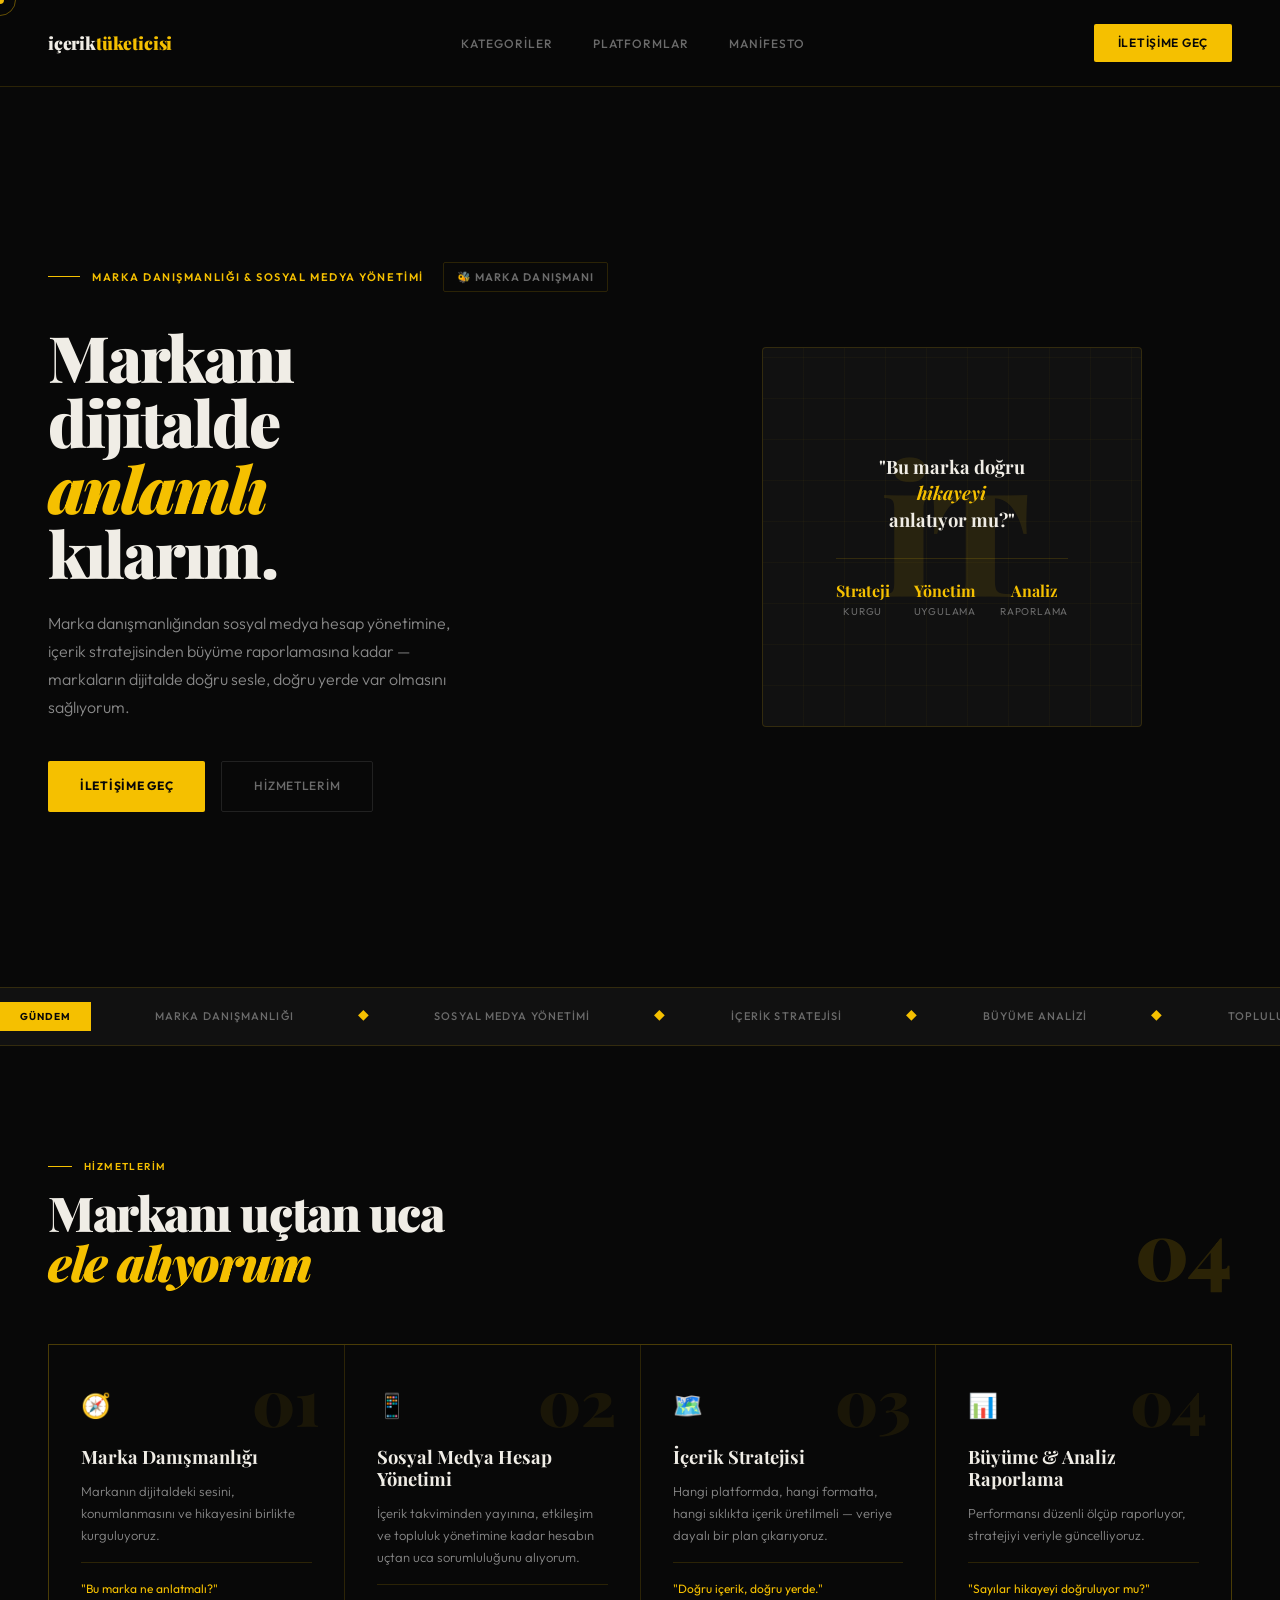
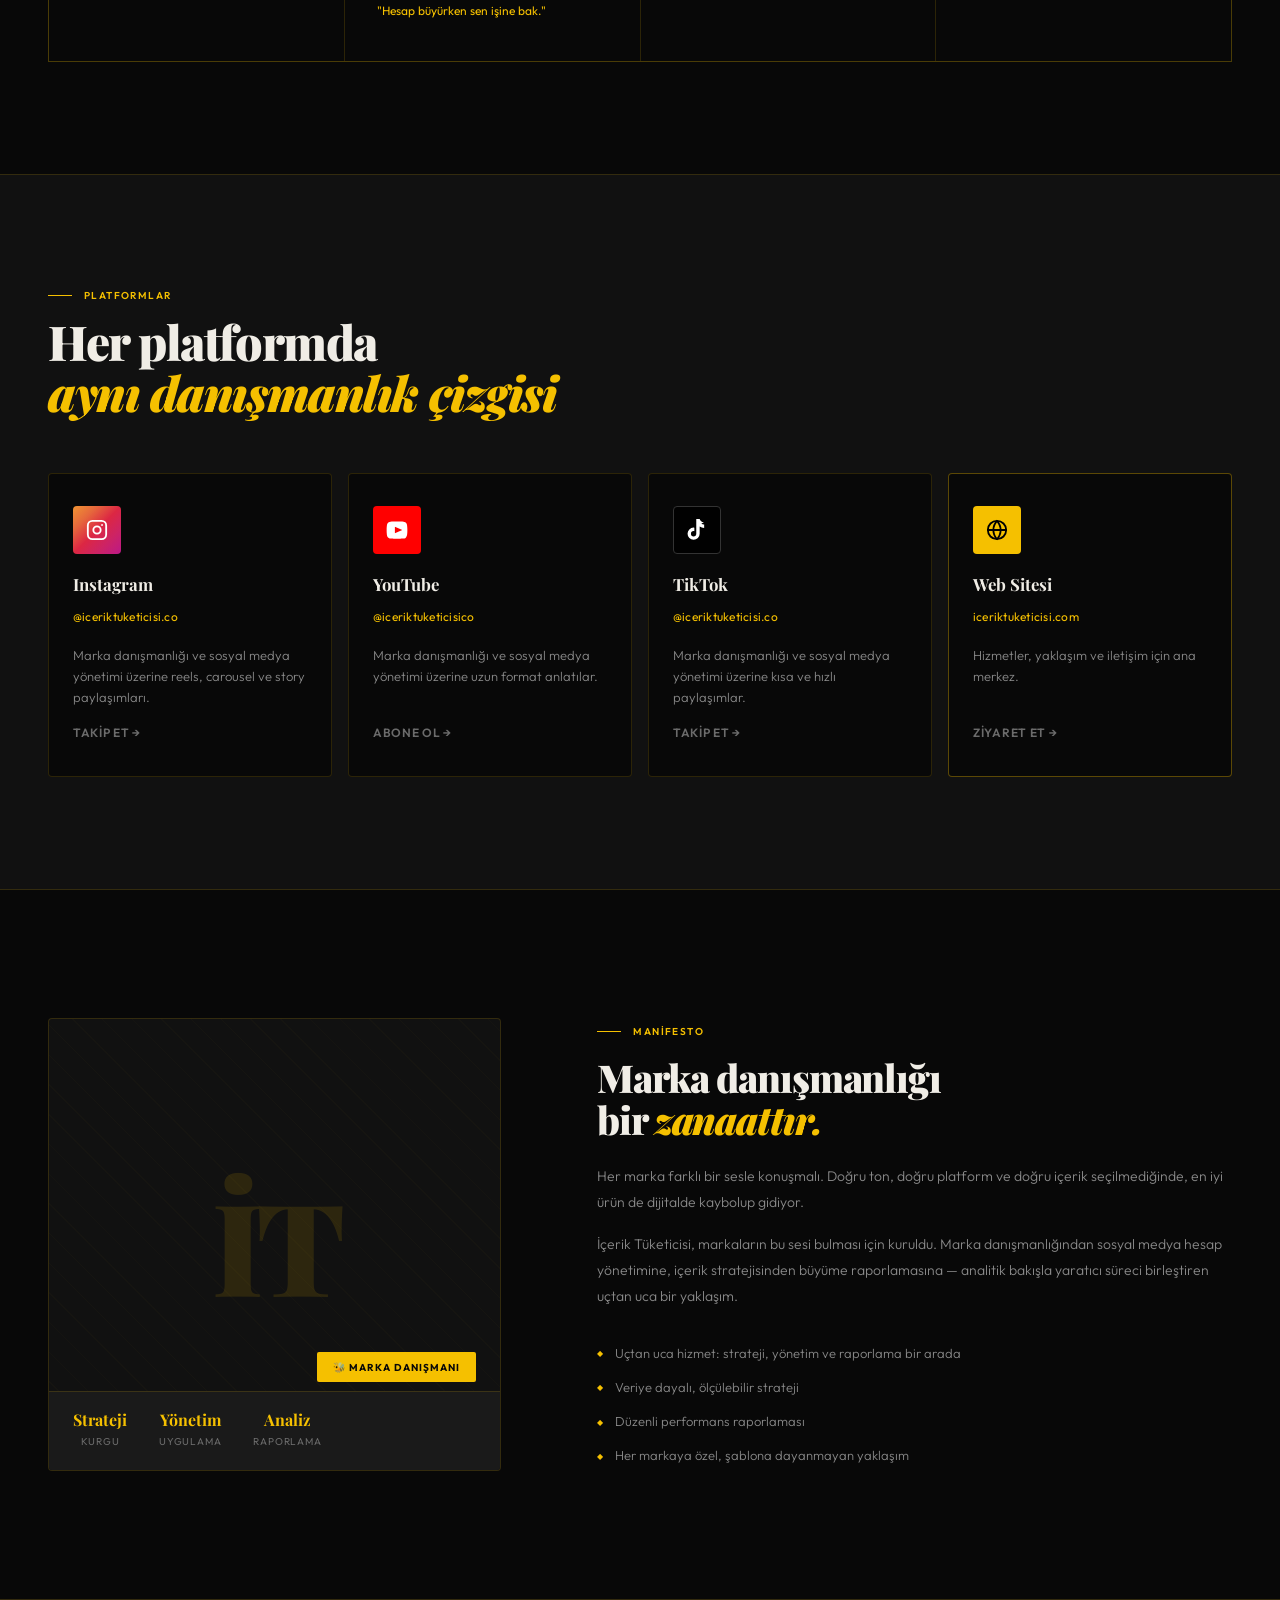
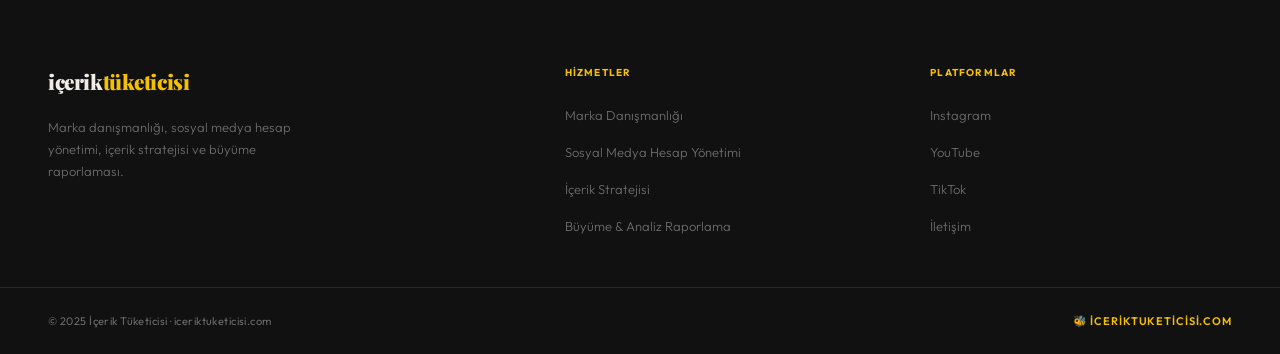
<file: index.html>
<!DOCTYPE html>
<html lang="tr">
<head>
  <!-- Google tag (gtag.js) -->
<script async src="https://www.googletagmanager.com/gtag/js?id=G-5688V2JPRK"></script>
<script>
  window.dataLayer = window.dataLayer || [];
  function gtag(){dataLayer.push(arguments);}
  gtag('js', new Date());

  gtag('config', 'G-5688V2JPRK');
</script>
<meta charset="UTF-8">
<meta name="viewport" content="width=device-width, initial-scale=1.0">
<title>İçerik Tüketicisi — Marka Danışmanlığı & Sosyal Medya Yönetimi</title>
<meta name="description" content="Marka danışmanlığı, sosyal medya hesap yönetimi, içerik stratejisi ve büyüme raporlaması. Markanın dijitaldeki sesini birlikte kurguluyoruz.">
<link rel="preconnect" href="https://fonts.googleapis.com">
<link rel="preconnect" href="https://fonts.gstatic.com" crossorigin>
<link href="https://fonts.googleapis.com/css2?family=Playfair+Display:ital,wght@0,700;0,900;1,700&family=Outfit:wght@300;400;500;600&display=swap" rel="stylesheet">
<style>
:root{--gold:#F5C000;--gold-dim:#D4A800;--gold-pale:rgba(245,192,0,0.08);--gold-border:rgba(245,192,0,0.15);--black:#080808;--black-2:#111111;--black-3:#1A1A1A;--white:#F0EDE6;--muted:#6B6B6B;--muted-2:#888}
*,*::before,*::after{box-sizing:border-box;margin:0;padding:0}
html{scroll-behavior:smooth}
body{background:var(--black);color:var(--white);font-family:'Outfit',sans-serif;font-size:16px;line-height:1.7;overflow-x:hidden;cursor:none}
.cursor{width:8px;height:8px;background:var(--gold);border-radius:50%;position:fixed;pointer-events:none;z-index:9999;transform:translate(-50%,-50%);transition:width .2s,height .2s;mix-blend-mode:difference}
.cursor-ring{width:32px;height:32px;border:1px solid var(--gold);border-radius:50%;position:fixed;pointer-events:none;z-index:9998;transform:translate(-50%,-50%);transition:width .2s,height .2s,opacity .2s;opacity:.4}
::selection{background:var(--gold);color:var(--black)}
nav{display:flex;align-items:center;justify-content:space-between;padding:1.5rem 3rem;border-bottom:1px solid var(--gold-border);position:sticky;top:0;background:rgba(8,8,8,0.96);backdrop-filter:blur(20px);z-index:100}
.nav-logo{font-family:'Playfair Display',serif;font-weight:900;font-size:1.1rem;color:var(--white);text-decoration:none;letter-spacing:-.01em}
.nav-logo span{color:var(--gold)}
.nav-links{display:flex;gap:2.5rem;list-style:none}
.nav-links a{font-size:12px;font-weight:500;letter-spacing:.08em;text-transform:uppercase;color:var(--muted);text-decoration:none;transition:color .2s;position:relative}
.nav-links a::after{content:'';position:absolute;bottom:-2px;left:0;width:0;height:1px;background:var(--gold);transition:width .25s}
.nav-links a:hover{color:var(--white)}
.nav-links a:hover::after{width:100%}
.nav-cta{font-size:12px;font-weight:600;letter-spacing:.06em;text-transform:uppercase;background:var(--gold);color:var(--black);padding:.55rem 1.5rem;border-radius:2px;text-decoration:none;transition:background .2s,transform .15s}
.nav-cta:hover{background:var(--gold-dim);transform:translateY(-1px)}
.hero{min-height:100vh;display:grid;grid-template-columns:1fr 1fr;align-items:center;padding:0 3rem;max-width:1400px;margin:0 auto;gap:4rem}
.hero-left{padding:6rem 0}
.hero-eyebrow{display:flex;align-items:center;gap:.75rem;margin-bottom:2rem;animation:fadeUp .6s ease both}
.eyebrow-line{width:32px;height:1px;background:var(--gold)}
.eyebrow-text{font-size:11px;font-weight:600;letter-spacing:.14em;text-transform:uppercase;color:var(--gold)}
.hero-bee{font-size:11px;font-weight:600;letter-spacing:.1em;text-transform:uppercase;color:var(--muted);border:1px solid var(--gold-border);padding:.3rem .8rem;border-radius:2px;margin-left:auto}
h1{font-family:'Playfair Display',serif;font-weight:900;font-size:clamp(3rem,5vw,5rem);line-height:1.02;letter-spacing:-.03em;color:var(--white);margin-bottom:1.5rem;animation:fadeUp .7s .1s ease both}
h1 em{font-style:italic;color:var(--gold)}
.hero-sub{font-size:1rem;color:var(--muted-2);max-width:420px;font-weight:300;line-height:1.75;margin-bottom:2.5rem;animation:fadeUp .7s .2s ease both}
.hero-actions{display:flex;gap:1rem;flex-wrap:wrap;animation:fadeUp .7s .3s ease both}
.btn-primary{background:var(--gold);color:var(--black);font-size:12px;font-weight:700;letter-spacing:.06em;text-transform:uppercase;padding:.9rem 2rem;border-radius:2px;text-decoration:none;transition:all .2s;display:inline-flex;align-items:center;gap:.5rem}
.btn-primary:hover{background:var(--gold-dim);transform:translateY(-2px)}
.btn-secondary{color:var(--muted);font-size:12px;font-weight:500;letter-spacing:.06em;text-transform:uppercase;padding:.9rem 2rem;border-radius:2px;text-decoration:none;border:1px solid rgba(255,255,255,0.1);transition:all .2s}
.btn-secondary:hover{border-color:var(--gold-border);color:var(--white)}
.hero-right{display:flex;align-items:center;justify-content:center;animation:fadeUp .8s .2s ease both}
.hero-visual{width:380px;height:380px;border:1px solid var(--gold-border);border-radius:4px;display:flex;align-items:center;justify-content:center;position:relative;overflow:hidden;background:var(--black-2)}
.hero-visual::before{content:'';position:absolute;inset:0;background:repeating-linear-gradient(0deg,transparent,transparent 40px,rgba(245,192,0,0.03) 40px,rgba(245,192,0,0.03) 41px),repeating-linear-gradient(90deg,transparent,transparent 40px,rgba(245,192,0,0.03) 40px,rgba(245,192,0,0.03) 41px)}
.hero-monogram{font-family:'Playfair Display',serif;font-weight:900;font-size:9rem;color:var(--gold);opacity:.1;position:absolute;letter-spacing:-.05em;user-select:none}
.hero-center-text{position:relative;text-align:center;padding:2rem}
.big-q{font-family:'Playfair Display',serif;font-weight:700;font-size:1.15rem;color:var(--white);line-height:1.45;margin-bottom:1rem}
.big-q em{color:var(--gold);font-style:italic}
.hero-stat-row{display:flex;gap:1.5rem;justify-content:center;margin-top:1.5rem;padding-top:1.5rem;border-top:1px solid var(--gold-border)}
.h-stat{text-align:center}
.h-stat-val{font-family:'Playfair Display',serif;font-weight:700;font-size:1.5rem;color:var(--gold);display:block;line-height:1}
.h-stat-lbl{font-size:10px;letter-spacing:.08em;text-transform:uppercase;color:var(--muted);margin-top:.3rem;display:block}
.ticker{border-top:1px solid var(--gold-border);border-bottom:1px solid var(--gold-border);background:var(--black-2);overflow:hidden;padding:.85rem 0;display:flex;align-items:center}
.ticker-label{background:var(--gold);color:var(--black);font-size:10px;font-weight:700;letter-spacing:.1em;text-transform:uppercase;padding:.4rem 1.25rem;white-space:nowrap;flex-shrink:0;z-index:2}
.ticker-track{display:flex;gap:4rem;animation:ticker 25s linear infinite;white-space:nowrap;padding-left:4rem}
.ticker-track span{font-size:11px;font-weight:500;letter-spacing:.1em;text-transform:uppercase;color:var(--muted);flex-shrink:0}
.ticker-track .dot{color:var(--gold);font-size:14px;line-height:1}
@keyframes ticker{from{transform:translateX(0)}to{transform:translateX(-50%)}}
.pillars{padding:7rem 3rem;max-width:1400px;margin:0 auto}
.section-header{display:flex;align-items:flex-end;justify-content:space-between;margin-bottom:3.5rem;gap:2rem;flex-wrap:wrap}
.section-eyebrow{display:flex;align-items:center;gap:.75rem;margin-bottom:.75rem}
.section-eyebrow-line{width:24px;height:1px;background:var(--gold)}
.section-eyebrow-text{font-size:10px;font-weight:600;letter-spacing:.14em;text-transform:uppercase;color:var(--gold)}
.section-title{font-family:'Playfair Display',serif;font-weight:900;font-size:clamp(2rem,4vw,3rem);letter-spacing:-.03em;line-height:1.05;color:var(--white)}
.section-title em{font-style:italic;color:var(--gold)}
.section-count{font-family:'Playfair Display',serif;font-size:5rem;font-weight:900;color:var(--gold-border);line-height:1;flex-shrink:0}
.pillars-grid{display:grid;grid-template-columns:repeat(4,1fr);gap:1px;background:var(--gold-border);border:1px solid var(--gold-border)}
.pillar{background:var(--black);padding:2.5rem 2rem;transition:background .25s;position:relative;overflow:hidden}
.pillar::before{content:attr(data-num);position:absolute;top:1.5rem;right:1.5rem;font-family:'Playfair Display',serif;font-weight:900;font-size:4rem;color:var(--gold-pale);line-height:1}
.pillar:hover{background:var(--black-2)}
.pillar-emoji{font-size:1.5rem;margin-bottom:1.25rem;display:block}
.pillar h3{font-family:'Playfair Display',serif;font-weight:700;font-size:1.15rem;color:var(--white);margin-bottom:.75rem;line-height:1.2}
.pillar p{font-size:13px;color:var(--muted-2);line-height:1.7;font-weight:300}
.pillar-eg{font-size:12px;color:var(--gold);margin-top:1rem;padding-top:1rem;border-top:1px solid var(--gold-border);font-weight:400}
.platforms-section{padding:7rem 3rem;background:var(--black-2);border-top:1px solid var(--gold-border);border-bottom:1px solid var(--gold-border)}
.platforms-inner{max-width:1400px;margin:0 auto}
.platforms-grid{display:grid;grid-template-columns:repeat(4,1fr);gap:16px;margin-top:3.5rem}
.platform-card{background:var(--black);border:1px solid var(--gold-border);border-radius:4px;padding:2rem 1.5rem;text-decoration:none;display:flex;flex-direction:column;gap:1rem;transition:border-color .25s,transform .25s,background .25s;position:relative;overflow:hidden}
.platform-card::after{content:'';position:absolute;bottom:0;left:0;right:0;height:2px;background:var(--gold);transform:scaleX(0);transform-origin:left;transition:transform .3s}
.platform-card:hover{border-color:rgba(245,192,0,.4);transform:translateY(-4px);background:var(--black-3)}
.platform-card:hover::after{transform:scaleX(1)}
.platform-icon{width:48px;height:48px;border-radius:4px;display:flex;align-items:center;justify-content:center;flex-shrink:0}
.platform-info strong{display:block;font-family:'Playfair Display',serif;font-weight:700;font-size:1.05rem;color:var(--white);margin-bottom:.2rem}
.platform-info span{font-size:12px;color:var(--gold);letter-spacing:.02em}
.platform-desc{font-size:13px;color:var(--muted-2);line-height:1.6;font-weight:300;flex:1}
.platform-arrow{font-size:12px;font-weight:600;letter-spacing:.06em;text-transform:uppercase;color:var(--muted);transition:color .2s,letter-spacing .2s}
.platform-card:hover .platform-arrow{color:var(--gold);letter-spacing:.1em}
.manifesto{padding:8rem 3rem;max-width:1400px;margin:0 auto;display:grid;grid-template-columns:1fr 1.4fr;gap:6rem;align-items:center}
.manifesto-visual{position:relative}
.manifesto-box{background:var(--black-2);border:1px solid var(--gold-border);border-radius:4px;aspect-ratio:1;display:flex;align-items:center;justify-content:center;position:relative;overflow:hidden}
.manifesto-box::before{content:'';position:absolute;inset:0;background:repeating-linear-gradient(45deg,transparent,transparent 20px,rgba(245,192,0,0.02) 20px,rgba(245,192,0,0.02) 21px)}
.manifesto-monogram{font-family:'Playfair Display',serif;font-weight:900;font-size:8rem;color:var(--gold);opacity:.12;letter-spacing:-.06em;position:relative;user-select:none}
.manifesto-badge{position:absolute;bottom:5.5rem;right:1.5rem;background:var(--gold);color:var(--black);font-size:10px;font-weight:700;letter-spacing:.1em;text-transform:uppercase;padding:.4rem 1rem;border-radius:2px}
.stats-strip{position:absolute;bottom:0;left:0;right:0;background:var(--black-3);border-top:1px solid var(--gold-border);padding:1.25rem 1.5rem;display:flex;gap:2rem}
.m-stat-val{font-family:'Playfair Display',serif;font-weight:700;font-size:1.6rem;color:var(--gold);display:block;line-height:1}
.m-stat-lbl{font-size:10px;letter-spacing:.08em;text-transform:uppercase;color:var(--muted);margin-top:.3rem;display:block}
.manifesto-text h2{font-family:'Playfair Display',serif;font-weight:900;font-size:clamp(1.8rem,3vw,2.6rem);letter-spacing:-.03em;line-height:1.1;margin-bottom:1.5rem;color:var(--white)}
.manifesto-text h2 em{font-style:italic;color:var(--gold)}
.manifesto-text p{font-size:14px;color:var(--muted-2);margin-bottom:1rem;line-height:1.85;font-weight:300}
.manifesto-points{margin-top:2rem;display:flex;flex-direction:column;gap:.75rem}
.m-point{display:flex;align-items:flex-start;gap:.75rem;font-size:13px;color:var(--muted-2);font-weight:300}
.m-point::before{content:'◆';color:var(--gold);font-size:8px;margin-top:.35rem;flex-shrink:0}
.footer-wrap{border-top:1px solid var(--gold-border);background:var(--black-2)}
.footer-main{max-width:1400px;margin:0 auto;padding:4rem 3rem 3rem;display:grid;grid-template-columns:1.5fr 1fr 1fr;gap:4rem}
.footer-logo{font-family:'Playfair Display',serif;font-weight:900;font-size:1.3rem;color:var(--white);text-decoration:none;letter-spacing:-.02em;display:block;margin-bottom:1rem}
.footer-logo span{color:var(--gold)}
.footer-brand p{font-size:13px;color:var(--muted);font-weight:300;line-height:1.7;max-width:280px}
.footer-col h4{font-size:10px;font-weight:700;letter-spacing:.12em;text-transform:uppercase;color:var(--gold);margin-bottom:1.25rem}
.footer-col ul{list-style:none;display:flex;flex-direction:column;gap:.6rem}
.footer-col ul a{font-size:13px;color:var(--muted);text-decoration:none;font-weight:300;transition:color .2s}
.footer-col ul a:hover{color:var(--white)}
.footer-bottom{max-width:1400px;margin:0 auto;padding:1.5rem 3rem;border-top:1px solid var(--gold-border);display:flex;align-items:center;justify-content:space-between;gap:1rem;flex-wrap:wrap}
.footer-copy{font-size:11px;color:var(--muted);letter-spacing:.04em}
.footer-bee{font-size:11px;color:var(--gold);letter-spacing:.08em;text-transform:uppercase;font-weight:600}
@keyframes fadeUp{from{opacity:0;transform:translateY(24px)}to{opacity:1;transform:translateY(0)}}
@media(max-width:1024px){.hero{grid-template-columns:1fr;padding:4rem 2rem;min-height:auto}.hero-right{display:none}.pillars-grid{grid-template-columns:repeat(2,1fr)}.platforms-grid{grid-template-columns:repeat(2,1fr)}.manifesto{grid-template-columns:1fr;gap:3rem}.manifesto-box{aspect-ratio:2/1}.footer-main{grid-template-columns:1fr 1fr;gap:2.5rem}}
@media(max-width:640px){nav{padding:1rem 1.25rem}.nav-links{display:none}.pillars,.platforms-section,.manifesto{padding:4rem 1.25rem}.pillars-grid,.platforms-grid{grid-template-columns:1fr}.footer-main{grid-template-columns:1fr;padding:3rem 1.25rem;gap:2rem}.footer-bottom{padding:1.25rem;flex-direction:column;align-items:flex-start}body{cursor:auto}.cursor,.cursor-ring{display:none}}
</style>
</head>
<body>
<div class="cursor" id="cursor"></div>
<div class="cursor-ring" id="cursorRing"></div>

<nav>
  <a href="/" class="nav-logo">içerik<span>tüketicisi</span></a>
  <ul class="nav-links">
    <li><a href="#pillars">Kategoriler</a></li>
    <li><a href="#platforms">Platformlar</a></li>
    <li><a href="#about">Manifesto</a></li>
  </ul>
  <a href="mailto:iletisim@iceriktuketicisi.com" class="nav-cta">İletişime Geç</a>
</nav>

<section class="hero">
  <div class="hero-left">
    <div class="hero-eyebrow">
      <div class="eyebrow-line"></div>
      <span class="eyebrow-text">Marka Danışmanlığı & Sosyal Medya Yönetimi</span>
      <span class="hero-bee">🐝 Marka Danışmanı</span>
    </div>
    <h1>Markanı<br>dijitalde<br><em>anlamlı</em><br>kılarım.</h1>
    <p class="hero-sub">Marka danışmanlığından sosyal medya hesap yönetimine, içerik stratejisinden büyüme raporlamasına kadar — markaların dijitalde doğru sesle, doğru yerde var olmasını sağlıyorum.</p>
    <div class="hero-actions">
      <a href="mailto:iletisim@iceriktuketicisi.com" class="btn-primary">İletişime Geç</a>
      <a href="#pillars" class="btn-secondary">Hizmetlerim</a>
    </div>
  </div>
  <div class="hero-right">
    <div class="hero-visual">
      <div class="hero-monogram">İT</div>
      <div class="hero-center-text">
        <div class="big-q">"Bu marka doğru<br><em>hikayeyi</em><br>anlatıyor mu?"</div>
        <div class="hero-stat-row">
          <div class="h-stat"><span class="h-stat-val" style="font-size:1rem;">Strateji</span><span class="h-stat-lbl">Kurgu</span></div>
          <div class="h-stat"><span class="h-stat-val" style="font-size:1rem;">Yönetim</span><span class="h-stat-lbl">Uygulama</span></div>
          <div class="h-stat"><span class="h-stat-val" style="font-size:1rem;">Analiz</span><span class="h-stat-lbl">Raporlama</span></div>
        </div>
      </div>
    </div>
  </div>
</section>

<div class="ticker">
  <div class="ticker-label">Gündem</div>
  <div class="ticker-track">
    <span>Marka Danışmanlığı</span><span class="dot">◆</span>
    <span>Sosyal Medya Yönetimi</span><span class="dot">◆</span>
    <span>İçerik Stratejisi</span><span class="dot">◆</span>
    <span>Büyüme Analizi</span><span class="dot">◆</span>
    <span>Topluluk Yönetimi</span><span class="dot">◆</span>
    <span>Marka Sesi</span><span class="dot">◆</span>
    <span>Dijital Varlık</span><span class="dot">◆</span>
    <span>Marka Danışmanlığı</span><span class="dot">◆</span>
    <span>Sosyal Medya Yönetimi</span><span class="dot">◆</span>
    <span>İçerik Stratejisi</span><span class="dot">◆</span>
    <span>Büyüme Analizi</span><span class="dot">◆</span>
    <span>Topluluk Yönetimi</span><span class="dot">◆</span>
    <span>Marka Sesi</span><span class="dot">◆</span>
    <span>Dijital Varlık</span><span class="dot">◆</span>
  </div>
</div>

<section class="pillars" id="pillars">
  <div class="section-header">
    <div>
      <div class="section-eyebrow"><div class="section-eyebrow-line"></div><span class="section-eyebrow-text">Hizmetlerim</span></div>
      <h2 class="section-title">Markanı uçtan uca<br><em>ele alıyorum</em></h2>
    </div>
    <div class="section-count">04</div>
  </div>
  <div class="pillars-grid">
    <div class="pillar" data-num="01">
      <span class="pillar-emoji">🧭</span>
      <h3>Marka Danışmanlığı</h3>
      <p>Markanın dijitaldeki sesini, konumlanmasını ve hikayesini birlikte kurguluyoruz.</p>
      <div class="pillar-eg">"Bu marka ne anlatmalı?"</div>
    </div>
    <div class="pillar" data-num="02">
      <span class="pillar-emoji">📱</span>
      <h3>Sosyal Medya Hesap Yönetimi</h3>
      <p>İçerik takviminden yayınına, etkileşim ve topluluk yönetimine kadar hesabın uçtan uca sorumluluğunu alıyorum.</p>
      <div class="pillar-eg">"Hesap büyürken sen işine bak."</div>
    </div>
    <div class="pillar" data-num="03">
      <span class="pillar-emoji">🗺️</span>
      <h3>İçerik Stratejisi</h3>
      <p>Hangi platformda, hangi formatta, hangi sıklıkta içerik üretilmeli — veriye dayalı bir plan çıkarıyoruz.</p>
      <div class="pillar-eg">"Doğru içerik, doğru yerde."</div>
    </div>
    <div class="pillar" data-num="04">
      <span class="pillar-emoji">📊</span>
      <h3>Büyüme & Analiz Raporlama</h3>
      <p>Performansı düzenli ölçüp raporluyor, stratejiyi veriyle güncelliyoruz.</p>
      <div class="pillar-eg">"Sayılar hikayeyi doğruluyor mu?"</div>
    </div>
  </div>
</section>

<section class="platforms-section" id="platforms">
  <div class="platforms-inner">
    <div class="section-header">
      <div>
        <div class="section-eyebrow"><div class="section-eyebrow-line"></div><span class="section-eyebrow-text">Platformlar</span></div>
        <h2 class="section-title">Her platformda<br><em>aynı danışmanlık çizgisi</em></h2>
      </div>
    </div>
    <div class="platforms-grid">
      <a href="https://instagram.com/iceriktuketicisi.co" target="_blank" class="platform-card">
        <div class="platform-icon" style="background:linear-gradient(135deg,#f09433,#e6683c,#dc2743,#cc2366,#bc1888);">
          <svg width="22" height="22" viewBox="0 0 24 24" fill="none" stroke="#fff" stroke-width="2" stroke-linecap="round" stroke-linejoin="round"><rect x="2" y="2" width="20" height="20" rx="5"/><circle cx="12" cy="12" r="4"/><circle cx="17.5" cy="6.5" r="1" fill="#fff" stroke="none"/></svg>
        </div>
        <div class="platform-info"><strong>Instagram</strong><span>@iceriktuketicisi.co</span></div>
        <div class="platform-desc">Marka danışmanlığı ve sosyal medya yönetimi üzerine reels, carousel ve story paylaşımları.</div>
        <div class="platform-arrow">Takip Et →</div>
      </a>
      <a href="https://youtube.com/@iceriktuketicisico" target="_blank" class="platform-card">
        <div class="platform-icon" style="background:#FF0000;">
          <svg width="22" height="22" viewBox="0 0 24 24" fill="#fff"><path d="M23 7s-.3-2-1.2-2.8c-1.1-1.2-2.4-1.2-3-1.3C16.6 2.8 12 2.8 12 2.8s-4.6 0-6.8.1c-.6.1-1.9.1-3 1.3C1.3 5 1 7 1 7S.7 9.1.7 11.2v2c0 2 .3 4.2.3 4.2s.3 2 1.2 2.8c1.1 1.2 2.6 1.1 3.3 1.2C7.2 21.6 12 21.6 12 21.6s4.6 0 6.8-.2c.6-.1 1.9-.1 3-1.3.9-.8 1.2-2.8 1.2-2.8s.3-2.1.3-4.2v-2C23.3 9.1 23 7 23 7zM9.7 15.5V8.4l8.1 3.6-8.1 3.5z"/></svg>
        </div>
        <div class="platform-info"><strong>YouTube</strong><span>@iceriktuketicisico</span></div>
        <div class="platform-desc">Marka danışmanlığı ve sosyal medya yönetimi üzerine uzun format anlatılar.</div>
        <div class="platform-arrow">Abone Ol →</div>
      </a>
      <a href="https://tiktok.com/@iceriktuketicisi.co" target="_blank" class="platform-card">
        <div class="platform-icon" style="background:#010101;border:1px solid #333;">
          <svg width="22" height="22" viewBox="0 0 24 24" fill="#fff"><path d="M19.6 3.4A4.8 4.8 0 0 1 14.9 0h-3.7v16.5a2.9 2.9 0 0 1-2.9 2.5 2.9 2.9 0 0 1-2.9-2.9 2.9 2.9 0 0 1 2.9-2.9c.3 0 .6 0 .8.1V9.5a6.6 6.6 0 0 0-.8-.1 6.6 6.6 0 0 0-6.6 6.6 6.6 6.6 0 0 0 6.6 6.6 6.6 6.6 0 0 0 6.6-6.6V8.2a8.4 8.4 0 0 0 4.9 1.6V6.1a4.8 4.8 0 0 1-3.1-.9z"/></svg>
        </div>
        <div class="platform-info"><strong>TikTok</strong><span>@iceriktuketicisi.co</span></div>
        <div class="platform-desc">Marka danışmanlığı ve sosyal medya yönetimi üzerine kısa ve hızlı paylaşımlar.</div>
        <div class="platform-arrow">Takip Et →</div>
      </a>
      <a href="https://iceriktuketicisi.com" class="platform-card" style="border-color:rgba(245,192,0,0.35);">
        <div class="platform-icon" style="background:var(--gold);">
          <svg width="22" height="22" viewBox="0 0 24 24" fill="none" stroke="#000" stroke-width="2" stroke-linecap="round" stroke-linejoin="round"><circle cx="12" cy="12" r="10"/><line x1="2" y1="12" x2="22" y2="12"/><path d="M12 2a15.3 15.3 0 0 1 4 10 15.3 15.3 0 0 1-4 10 15.3 15.3 0 0 1-4-10 15.3 15.3 0 0 1 4-10z"/></svg>
        </div>
        <div class="platform-info"><strong>Web Sitesi</strong><span>iceriktuketicisi.com</span></div>
        <div class="platform-desc">Hizmetler, yaklaşım ve iletişim için ana merkez.</div>
        <div class="platform-arrow">Ziyaret Et →</div>
      </a>
    </div>
  </div>
</section>

<section class="manifesto" id="about">
  <div class="manifesto-visual">
    <div class="manifesto-box">
      <div class="manifesto-monogram">İT</div>
      <div class="manifesto-badge">🐝 Marka Danışmanı</div>
      <div class="stats-strip">
        <div class="h-stat"><span class="m-stat-val" style="font-size:1rem;">Strateji</span><span class="m-stat-lbl">Kurgu</span></div>
        <div class="h-stat"><span class="m-stat-val" style="font-size:1rem;">Yönetim</span><span class="m-stat-lbl">Uygulama</span></div>
        <div class="h-stat"><span class="m-stat-val" style="font-size:1rem;">Analiz</span><span class="m-stat-lbl">Raporlama</span></div>
      </div>
    </div>
  </div>
  <div class="manifesto-text">
    <div class="section-eyebrow" style="margin-bottom:1rem;"><div class="section-eyebrow-line"></div><span class="section-eyebrow-text">Manifesto</span></div>
    <h2>Marka danışmanlığı<br>bir <em>zanaattır.</em></h2>
    <p>Her marka farklı bir sesle konuşmalı. Doğru ton, doğru platform ve doğru içerik seçilmediğinde, en iyi ürün de dijitalde kaybolup gidiyor.</p>
    <p>İçerik Tüketicisi, markaların bu sesi bulması için kuruldu. Marka danışmanlığından sosyal medya hesap yönetimine, içerik stratejisinden büyüme raporlamasına — analitik bakışla yaratıcı süreci birleştiren uçtan uca bir yaklaşım.</p>
    <div class="manifesto-points">
      <div class="m-point">Uçtan uca hizmet: strateji, yönetim ve raporlama bir arada</div>
      <div class="m-point">Veriye dayalı, ölçülebilir strateji</div>
      <div class="m-point">Düzenli performans raporlaması</div>
      <div class="m-point">Her markaya özel, şablona dayanmayan yaklaşım</div>
    </div>
  </div>
</section>

<footer class="footer-wrap">
  <div class="footer-main">
    <div class="footer-brand">
      <a href="/" class="footer-logo">içerik<span>tüketicisi</span></a>
      <p>Marka danışmanlığı, sosyal medya hesap yönetimi, içerik stratejisi ve büyüme raporlaması.</p>
    </div>
    <div class="footer-col">
      <h4>Hizmetler</h4>
      <ul>
        <li><a href="#pillars">Marka Danışmanlığı</a></li>
        <li><a href="#pillars">Sosyal Medya Hesap Yönetimi</a></li>
        <li><a href="#pillars">İçerik Stratejisi</a></li>
        <li><a href="#pillars">Büyüme & Analiz Raporlama</a></li>
      </ul>
    </div>
    <div class="footer-col">
      <h4>Platformlar</h4>
      <ul>
        <li><a href="https://instagram.com/iceriktuketicisi.co" target="_blank">Instagram</a></li>
        <li><a href="https://youtube.com/@iceriktuketicisico" target="_blank">YouTube</a></li>
        <li><a href="https://tiktok.com/@iceriktuketicisi.co" target="_blank">TikTok</a></li>
        <li><a href="mailto:iletisim@iceriktuketicisi.com">İletişim</a></li>
      </ul>
    </div>
  </div>
  <div class="footer-bottom">
    <span class="footer-copy">© 2025 İçerik Tüketicisi · iceriktuketicisi.com</span>
    <span class="footer-bee">🐝 iceriktuketicisi.com</span>
  </div>
</footer>

<script>
const cursor=document.getElementById('cursor');
const ring=document.getElementById('cursorRing');
let mx=0,my=0,rx=0,ry=0;
document.addEventListener('mousemove',e=>{mx=e.clientX;my=e.clientY;cursor.style.left=mx+'px';cursor.style.top=my+'px'});
function animRing(){rx+=(mx-rx)*.12;ry+=(my-ry)*.12;ring.style.left=rx+'px';ring.style.top=ry+'px';requestAnimationFrame(animRing)}
animRing();
document.querySelectorAll('a,button').forEach(el=>{
  el.addEventListener('mouseenter',()=>{cursor.style.width='12px';cursor.style.height='12px';ring.style.width='48px';ring.style.height='48px';ring.style.opacity='.7'});
  el.addEventListener('mouseleave',()=>{cursor.style.width='8px';cursor.style.height='8px';ring.style.width='32px';ring.style.height='32px';ring.style.opacity='.4'});
});
</script>
</body>
</html>
</file>
